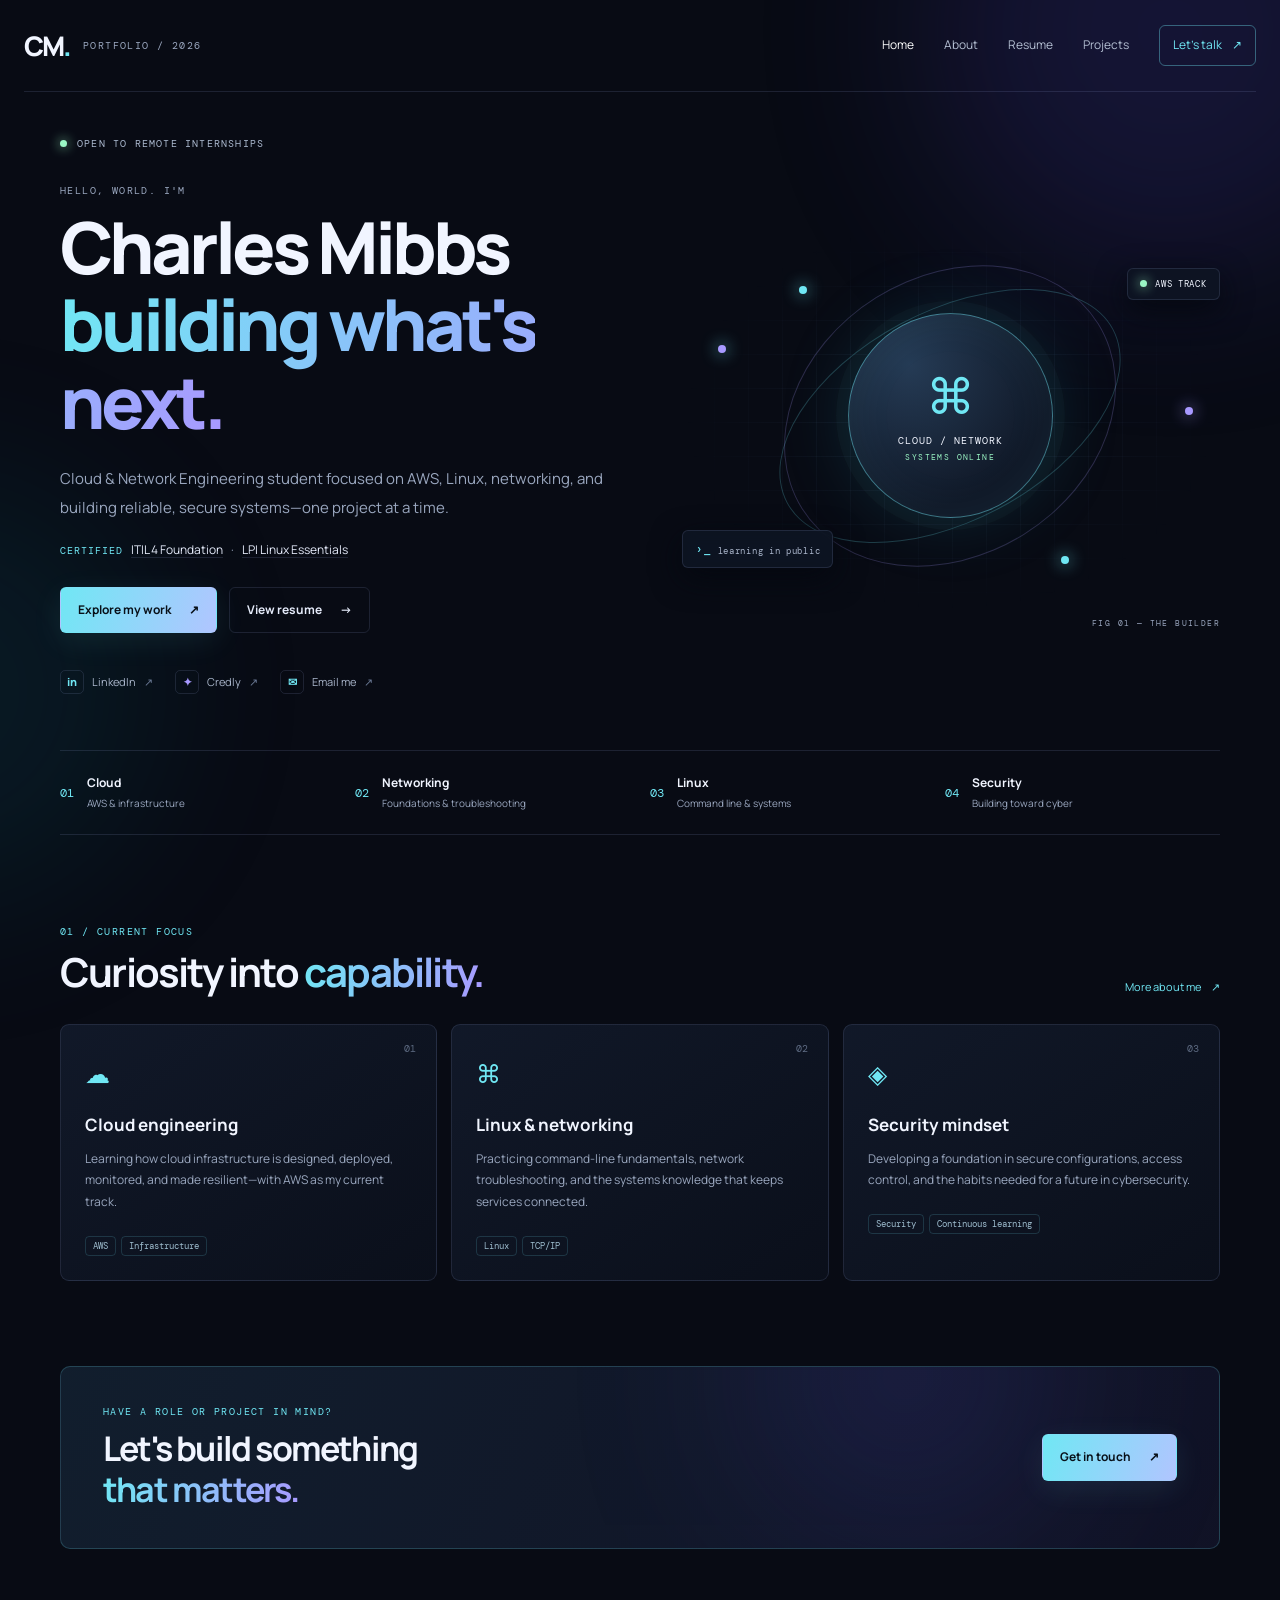
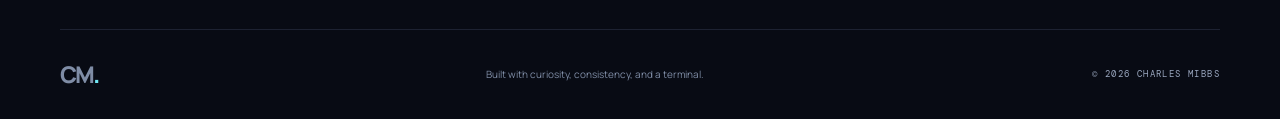
<file: index.html>
<!doctype html>
<html lang="en">
<head>
  <meta charset="utf-8">
  <meta name="viewport" content="width=device-width, initial-scale=1">
  <meta name="description" content="Personal portfolio of a Cloud and Network Engineering student focused on AWS, Linux, networking, and cybersecurity.">
  <title>Charles Mibbs | Cloud & Network Engineering</title>
  <link rel="preconnect" href="https://fonts.googleapis.com">
  <link rel="preconnect" href="https://fonts.gstatic.com" crossorigin>
  <link href="https://fonts.googleapis.com/css2?family=DM+Mono:wght@400;500&family=Manrope:wght@400;500;600;700;800&display=swap" rel="stylesheet">
  <link rel="stylesheet" href="styles.css">
  <script src="config.js" defer></script>
  <script src="script.js" defer></script>
</head>
<body>
  <div class="ambient ambient-one"></div><div class="ambient ambient-two"></div>
  <header class="site-header">
    <a class="brand" href="index.html" aria-label="Home"><span class="brand-mark">CM<span>.</span></span><span class="brand-caption">PORTFOLIO / 2026</span></a>
    <button class="menu-toggle" aria-label="Open navigation" aria-expanded="false">☰</button>
    <nav class="nav-links" aria-label="Main navigation">
      <a class="active" href="index.html">Home</a><a href="about.html">About</a><a href="resume.html">Resume</a><a href="portfolio.html">Projects</a>
      <a class="nav-contact" data-email-link href="mailto:mibbsc0311@icloud.com">Let's talk <span>↗</span></a>
    </nav>
  </header>
  <main>
    <section class="hero page-wrap">
      <div class="hero-copy">
        <div class="eyebrow"><span class="status-dot"></span> OPEN TO REMOTE INTERNSHIPS</div>
        <p class="mono hero-kicker">HELLO, WORLD. I'M</p>
        <h1><span data-name>Charles Mibbs</span><br><span class="gradient-text">building what's next.</span></h1>
        <p class="hero-description">Cloud & Network Engineering student focused on AWS, Linux, networking, and building reliable, secure systems—one project at a time.</p>
        <p class="hero-certifications"><span class="mono">CERTIFIED</span> <a href="resume.html#certifications">ITIL 4 Foundation</a><span aria-hidden="true">·</span><a href="resume.html#certifications">LPI Linux Essentials</a></p>
        <div class="hero-actions">
          <a class="button button-primary" href="portfolio.html">Explore my work <span>↗</span></a>
          <a class="button button-quiet" href="resume.html">View resume <span>→</span></a>
        </div>
        <div class="social-row">
          <a data-linkedin href="#" target="_blank" rel="noreferrer"><span class="social-icon">in</span> LinkedIn <span class="external">↗</span></a>
          <a data-credly href="#" target="_blank" rel="noreferrer"><span class="social-icon badge-icon">✦</span> Credly <span class="external">↗</span></a>
          <a data-email-link href="mailto:mibbsc0311@icloud.com"><span class="social-icon">✉</span> Email me <span class="external">↗</span></a>
        </div>
      </div>
      <div class="hero-visual" aria-label="Decorative cloud and network illustration">
        <div class="visual-grid"></div>
        <div class="orbit orbit-a"></div><div class="orbit orbit-b"></div>
        <div class="node node-a"></div><div class="node node-b"></div><div class="node node-c"></div><div class="node node-d"></div>
        <div class="cloud-core"><div class="cloud-symbol">⌘</div><div class="cloud-label">CLOUD / NETWORK</div><div class="cloud-sub">SYSTEMS ONLINE</div></div>
        <div class="floating-chip chip-top"><span class="chip-dot"></span> AWS TRACK</div>
        <div class="floating-chip chip-bottom"><span class="chip-prompt">›_</span> learning in public</div>
        <div class="visual-index mono">FIG 01 — THE BUILDER</div>
      </div>
    </section>
    <section class="page-wrap proof-strip">
      <div><span class="proof-number">01</span><span><strong>Cloud</strong><small>AWS & infrastructure</small></span></div>
      <div><span class="proof-number">02</span><span><strong>Networking</strong><small>Foundations & troubleshooting</small></span></div>
      <div><span class="proof-number">03</span><span><strong>Linux</strong><small>Command line & systems</small></span></div>
      <div><span class="proof-number">04</span><span><strong>Security</strong><small>Building toward cyber</small></span></div>
    </section>
    <section class="page-wrap section-block">
      <div class="section-heading"><div><p class="mono section-label">01 / CURRENT FOCUS</p><h2>Curiosity into <span class="gradient-text">capability.</span></h2></div><a class="text-link" href="about.html">More about me <span>↗</span></a></div>
      <div class="focus-grid">
        <article class="focus-card"><div class="card-number">01</div><div class="card-icon">☁</div><h3>Cloud engineering</h3><p>Learning how cloud infrastructure is designed, deployed, monitored, and made resilient—with AWS as my current track.</p><span class="tag">AWS</span><span class="tag">Infrastructure</span></article>
        <article class="focus-card"><div class="card-number">02</div><div class="card-icon">⌘</div><h3>Linux & networking</h3><p>Practicing command-line fundamentals, network troubleshooting, and the systems knowledge that keeps services connected.</p><span class="tag">Linux</span><span class="tag">TCP/IP</span></article>
        <article class="focus-card"><div class="card-number">03</div><div class="card-icon">◈</div><h3>Security mindset</h3><p>Developing a foundation in secure configurations, access control, and the habits needed for a future in cybersecurity.</p><span class="tag">Security</span><span class="tag">Continuous learning</span></article>
      </div>
    </section>
    <section class="page-wrap callout">
      <div><p class="mono section-label">HAVE A ROLE OR PROJECT IN MIND?</p><h2>Let's build something<br><span class="gradient-text">that matters.</span></h2></div>
      <a class="button button-primary" data-email-link href="mailto:mibbsc0311@icloud.com">Get in touch <span>↗</span></a>
      <div class="callout-glow"></div>
    </section>
  </main>
  <footer class="site-footer page-wrap"><a class="footer-brand" href="index.html">CM<span>.</span></a><span>Built with curiosity, consistency, and a terminal.</span><span class="mono">© <span data-year></span> CHARLES MIBBS</span></footer>
</body>
</html>
</file>
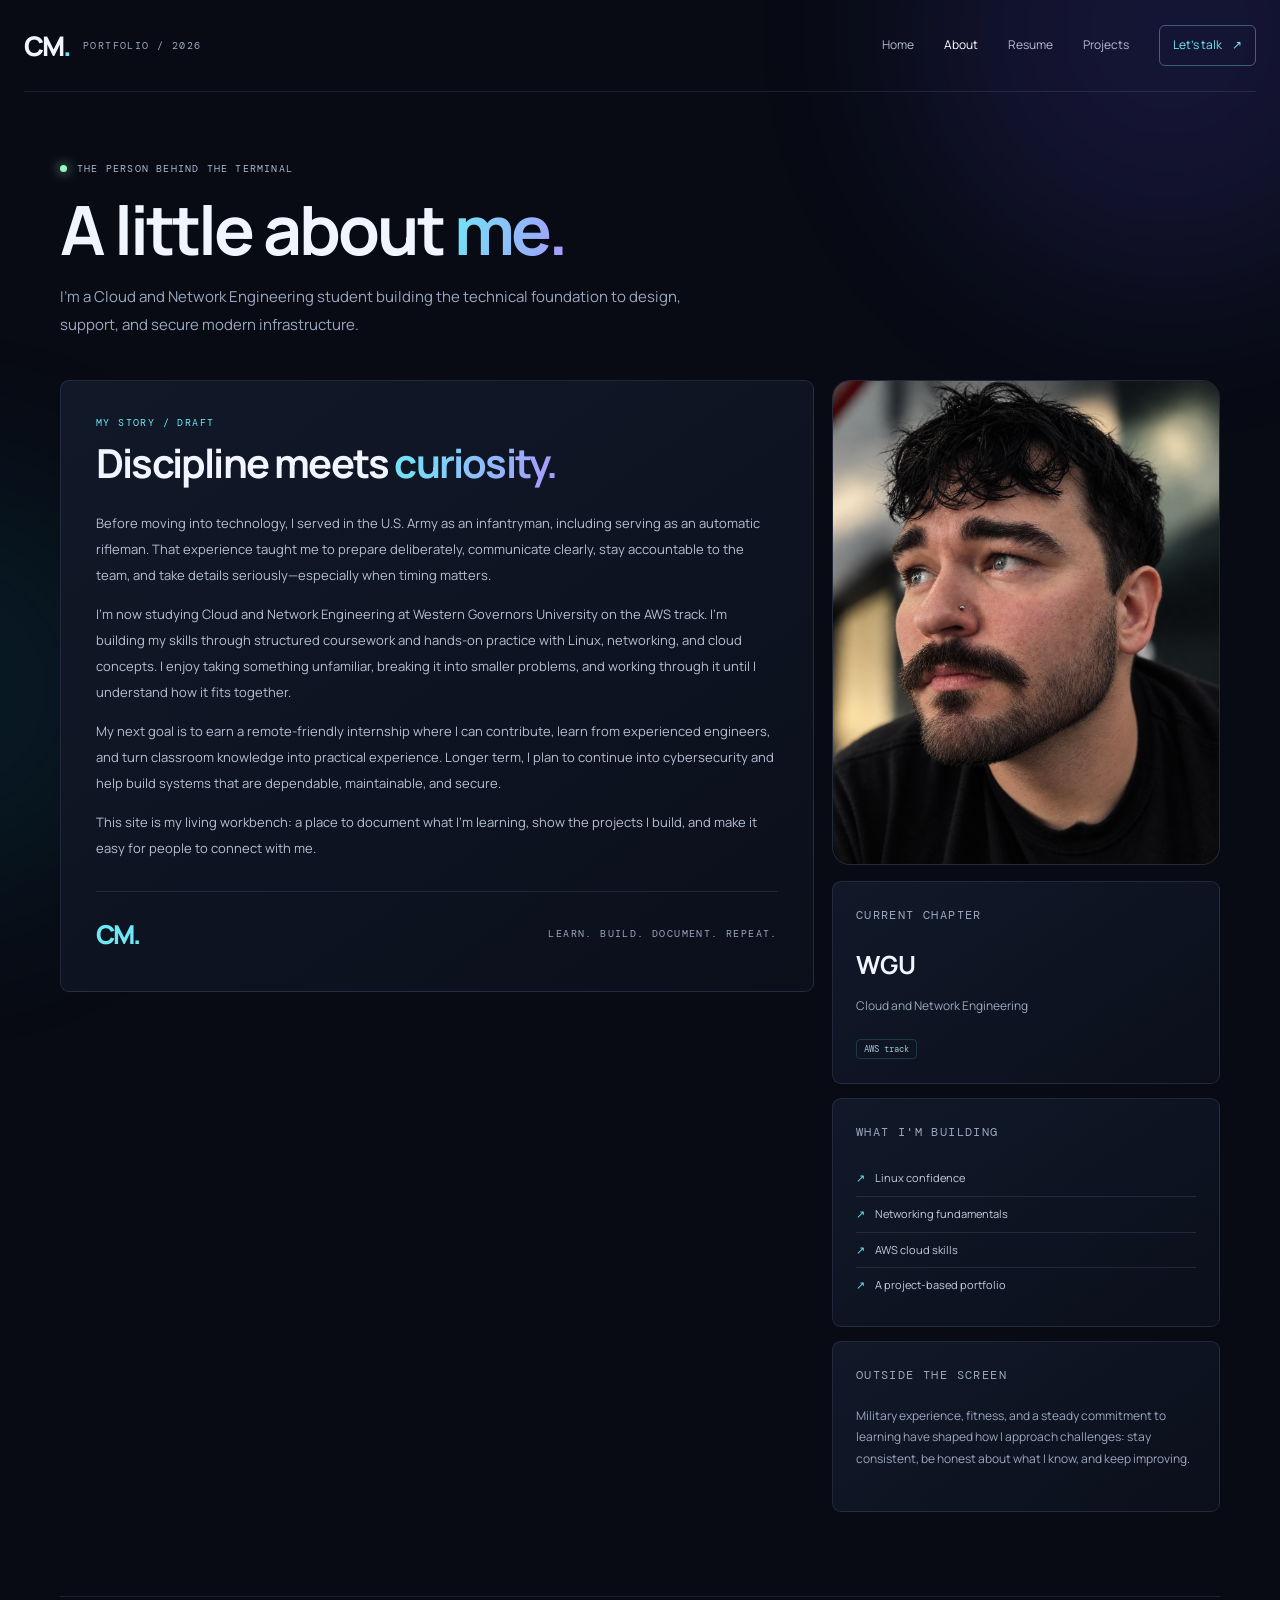
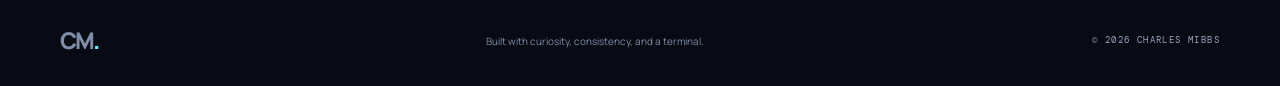
<file: about.html>
<!doctype html>
<html lang="en">
<head>
  <meta charset="utf-8"><meta name="viewport" content="width=device-width, initial-scale=1">
  <meta name="description" content="About the person behind the portfolio.">
  <title>About | Charles Mibbs</title>
  <link rel="preconnect" href="https://fonts.googleapis.com"><link rel="preconnect" href="https://fonts.gstatic.com" crossorigin>
  <link href="https://fonts.googleapis.com/css2?family=DM+Mono:wght@400;500&family=Manrope:wght@400;500;600;700;800&display=swap" rel="stylesheet">
  <link rel="stylesheet" href="styles.css"><script src="config.js" defer></script><script src="script.js" defer></script>
</head>
<body>
  <div class="ambient ambient-one"></div><div class="ambient ambient-two"></div>
  <header class="site-header"><a class="brand" href="index.html"><span class="brand-mark">CM<span>.</span></span><span class="brand-caption">PORTFOLIO / 2026</span></a><button class="menu-toggle" aria-label="Open navigation" aria-expanded="false">☰</button><nav class="nav-links"><a href="index.html">Home</a><a class="active" href="about.html">About</a><a href="resume.html">Resume</a><a href="portfolio.html">Projects</a><a class="nav-contact" data-email-link href="mailto:mibbsc0311@icloud.com">Let's talk <span>↗</span></a></nav></header>
  <main class="page-wrap inner-page">
    <div class="eyebrow"><span class="status-dot"></span> THE PERSON BEHIND THE TERMINAL</div>
    <h1 class="page-title">A little about <span class="gradient-text">me.</span></h1>
    <p class="page-lede">I’m a Cloud and Network Engineering student building the technical foundation to design, support, and secure modern infrastructure.</p>
    <div class="about-layout">
      <section class="about-main panel">
        <p class="mono section-label">MY STORY / DRAFT</p>
        <h2>Discipline meets <span class="gradient-text">curiosity.</span></h2>
        <p>Before moving into technology, I served in the U.S. Army as an infantryman, including serving as an automatic rifleman. That experience taught me to prepare deliberately, communicate clearly, stay accountable to the team, and take details seriously—especially when timing matters.</p>
        <p>I’m now studying Cloud and Network Engineering at Western Governors University on the AWS track. I’m building my skills through structured coursework and hands-on practice with Linux, networking, and cloud concepts. I enjoy taking something unfamiliar, breaking it into smaller problems, and working through it until I understand how it fits together.</p>
        <p>My next goal is to earn a remote-friendly internship where I can contribute, learn from experienced engineers, and turn classroom knowledge into practical experience. Longer term, I plan to continue into cybersecurity and help build systems that are dependable, maintainable, and secure.</p>
        <p>This site is my living workbench: a place to document what I’m learning, show the projects I build, and make it easy for people to connect with me.</p>
        <div class="signature-line"><span class="signature-mark">CM.</span><span class="mono">LEARN. BUILD. DOCUMENT. REPEAT.</span></div>
      </section>
      <aside class="about-side">
        <div class="about-photo-card"><img class="about-headshot" src="charles-mibbs-headshot.png" alt="Headshot of Charles Mibbs"></div>
        <div class="side-card"><p class="mono section-label">CURRENT CHAPTER</p><h3>WGU</h3><p>Cloud and Network Engineering</p><span class="tag">AWS track</span></div>
        <div class="side-card"><p class="mono section-label">WHAT I'M BUILDING</p><ul class="clean-list"><li><span>↗</span> Linux confidence</li><li><span>↗</span> Networking fundamentals</li><li><span>↗</span> AWS cloud skills</li><li><span>↗</span> A project-based portfolio</li></ul></div>
        <div class="side-card"><p class="mono section-label">OUTSIDE THE SCREEN</p><p>Military experience, fitness, and a steady commitment to learning have shaped how I approach challenges: stay consistent, be honest about what I know, and keep improving.</p></div>
      </aside>
    </div>
</main>
  <footer class="site-footer page-wrap"><a class="footer-brand" href="index.html">CM<span>.</span></a><span>Built with curiosity, consistency, and a terminal.</span><span class="mono">© <span data-year></span> CHARLES MIBBS</span></footer>
</body>
</html>
</file>
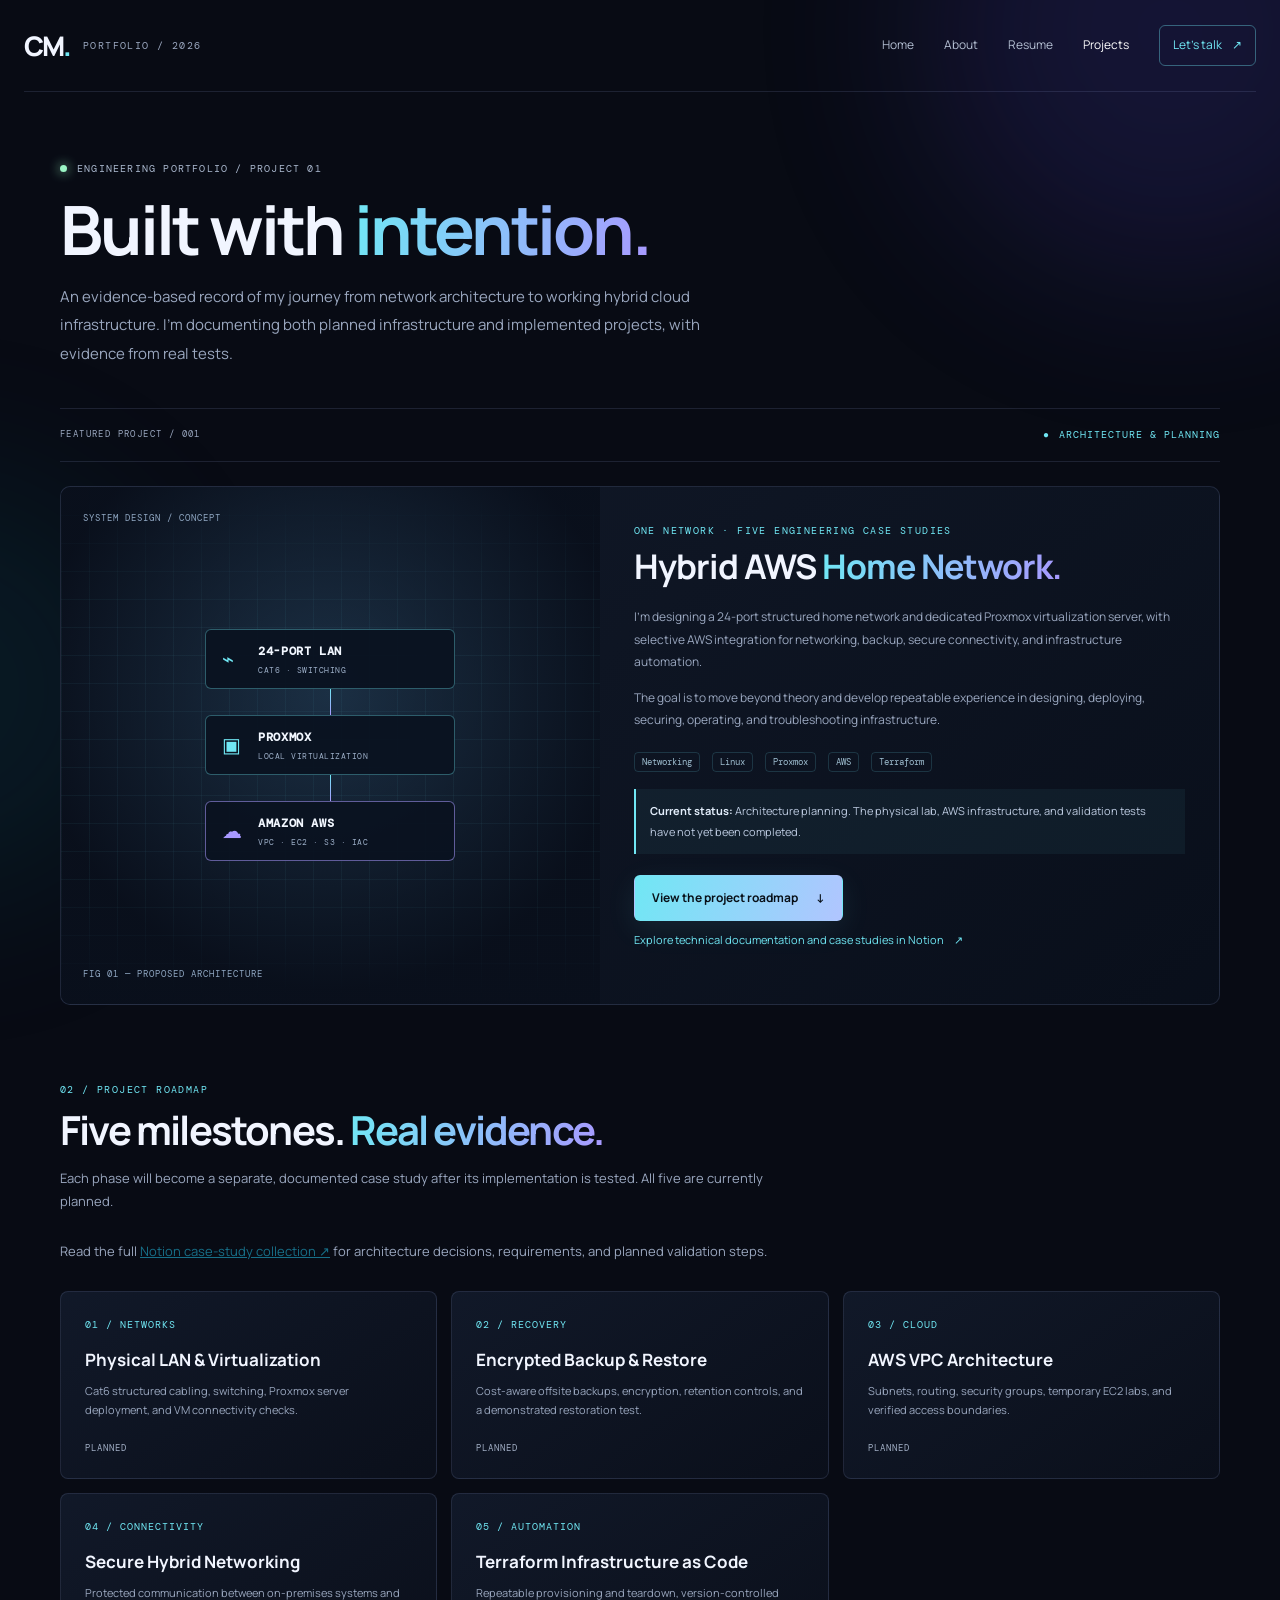
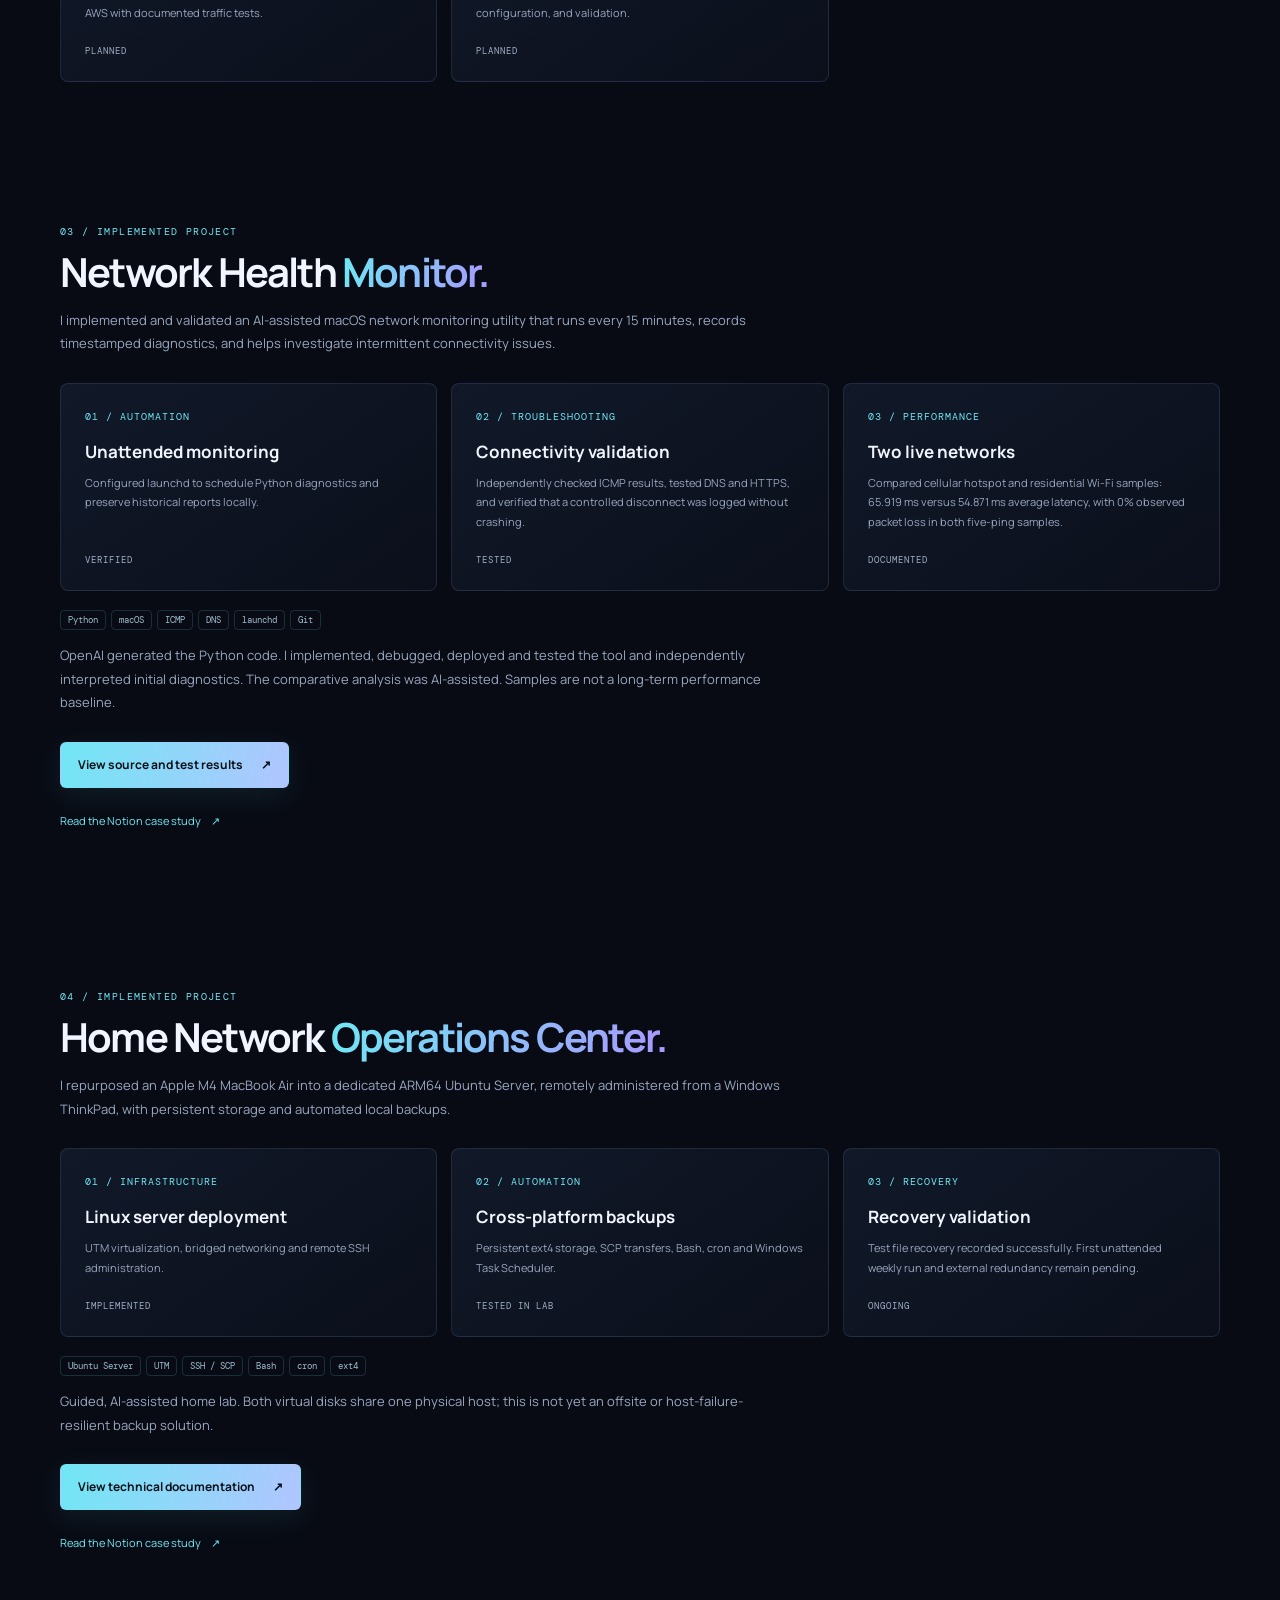
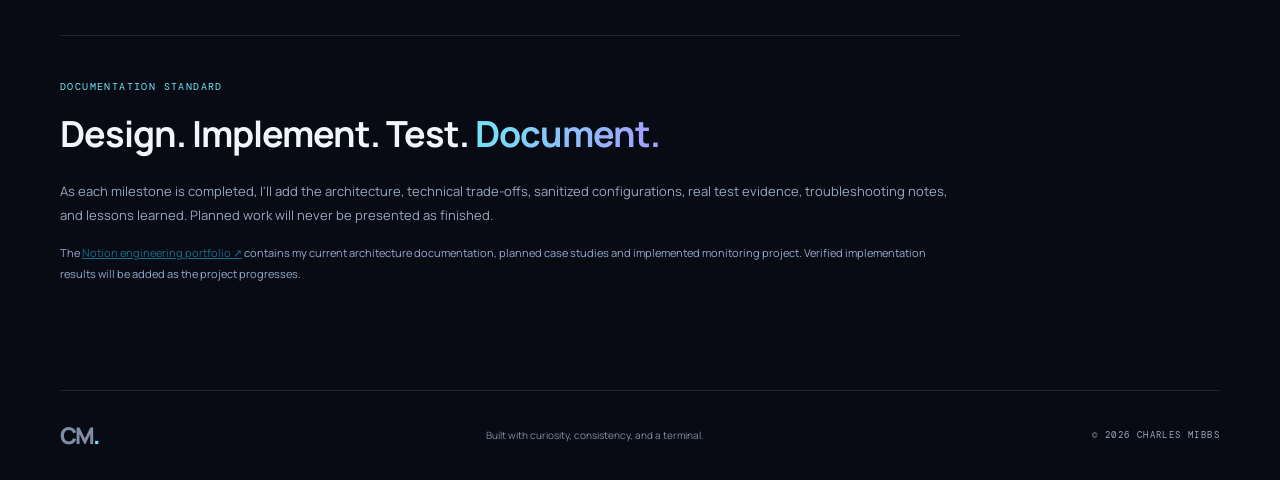
<file: portfolio.html>
<!doctype html>
<html lang="en">
<head>
  <meta charset="utf-8"><meta name="viewport" content="width=device-width, initial-scale=1">
  <meta name="description" content="Cloud and network engineering portfolio: planned hybrid AWS infrastructure and a tested macOS Network Health Monitor.">
  <title>Projects | Charles Mibbs</title>
  <link rel="preconnect" href="https://fonts.googleapis.com"><link rel="preconnect" href="https://fonts.gstatic.com" crossorigin>
  <link href="https://fonts.googleapis.com/css2?family=DM+Mono:wght@400;500&family=Manrope:wght@400;500;600;700;800&display=swap" rel="stylesheet">
  <link rel="stylesheet" href="styles.css"><script src="config.js" defer></script><script src="script.js" defer></script>
</head>
<body>
  <div class="ambient ambient-one"></div><div class="ambient ambient-two"></div>
  <header class="site-header"><a class="brand" href="index.html"><span class="brand-mark">CM<span>.</span></span><span class="brand-caption">PORTFOLIO / 2026</span></a><button class="menu-toggle" aria-label="Open navigation" aria-expanded="false">☰</button><nav class="nav-links"><a href="index.html">Home</a><a href="about.html">About</a><a href="resume.html">Resume</a><a class="active" href="portfolio.html">Projects</a><a class="nav-contact" data-email-link href="mailto:mibbsc0311@icloud.com">Let's talk <span>↗</span></a></nav></header>
  <main class="page-wrap inner-page engineering-portfolio">
    <div class="eyebrow"><span class="status-dot"></span> ENGINEERING PORTFOLIO / PROJECT 01</div>
    <h1 class="page-title">Built with <span class="gradient-text">intention.</span></h1>
    <p class="page-lede">An evidence-based record of my journey from network architecture to working hybrid cloud infrastructure. I'm documenting both planned infrastructure and implemented projects, with evidence from real tests.</p>
    <div class="portfolio-toolbar"><span class="mono">FEATURED PROJECT / 001</span><span class="project-stage"><span aria-hidden="true">●</span> ARCHITECTURE &amp; PLANNING</span></div>

    <section class="hybrid-feature" id="project-overview" aria-labelledby="hybrid-title">
      <div class="hybrid-visual" aria-hidden="true">
        <div class="hybrid-grid-lines"></div>
        <span class="hybrid-visual-kicker mono">SYSTEM DESIGN / CONCEPT</span>
        <div class="hybrid-topology">
          <div class="hybrid-node"><span class="hybrid-node-mark">⌁</span><strong>24-PORT LAN</strong><small>CAT6 · SWITCHING</small></div>
          <span class="hybrid-connector"></span>
          <div class="hybrid-node"><span class="hybrid-node-mark">▣</span><strong>PROXMOX</strong><small>LOCAL VIRTUALIZATION</small></div>
          <span class="hybrid-connector"></span>
          <div class="hybrid-node hybrid-node-cloud"><span class="hybrid-node-mark">☁</span><strong>AMAZON AWS</strong><small>VPC · EC2 · S3 · IAC</small></div>
        </div>
        <span class="hybrid-visual-index mono">FIG 01 — PROPOSED ARCHITECTURE</span>
      </div>
      <div class="hybrid-details">
        <p class="mono section-label">ONE NETWORK · FIVE ENGINEERING CASE STUDIES</p>
        <h2 id="hybrid-title">Hybrid AWS <span class="gradient-text">Home Network.</span></h2>
        <p>I'm designing a 24-port structured home network and dedicated Proxmox virtualization server, with selective AWS integration for networking, backup, secure connectivity, and infrastructure automation.</p>
        <p>The goal is to move beyond theory and develop repeatable experience in designing, deploying, securing, operating, and troubleshooting infrastructure.</p>
        <div class="tag-row"><span class="tag">Networking</span><span class="tag">Linux</span><span class="tag">Proxmox</span><span class="tag">AWS</span><span class="tag">Terraform</span></div>
        <p class="hybrid-disclosure"><strong>Current status:</strong> Architecture planning. The physical lab, AWS infrastructure, and validation tests have not yet been completed.</p>
        <a class="button button-primary" href="#roadmap">View the project roadmap <span>↓</span></a>
        <p class="hybrid-notion-link"><a class="project-link" data-notion href="https://gabby-guppy-36a.notion.site/PORTFOLIO-Professional-Work-405cf3881a8681aab0b5eea245c49398" target="_blank" rel="noopener noreferrer">Explore technical documentation and case studies in Notion <span>↗</span></a></p>
      </div>
    </section>

    <section class="roadmap-section" id="roadmap" aria-labelledby="roadmap-title">
      <div class="section-heading"><div><p class="mono section-label">02 / PROJECT ROADMAP</p><h2 id="roadmap-title">Five milestones. <span class="gradient-text">Real evidence.</span></h2></div></div>
      <p class="roadmap-lede">Each phase will become a separate, documented case study after its implementation is tested. All five are currently planned.</p>
      <p class="roadmap-lede">Read the full <a class="inline-link" data-notion href="https://gabby-guppy-36a.notion.site/PORTFOLIO-Professional-Work-405cf3881a8681aab0b5eea245c49398" target="_blank" rel="noopener noreferrer">Notion case-study collection ↗</a> for architecture decisions, requirements, and planned validation steps.</p>
      <div class="phase-grid">
        <article class="phase-card"><span class="mono phase-id">01 / NETWORKS</span><h3>Physical LAN &amp; Virtualization</h3><p>Cat6 structured cabling, switching, Proxmox server deployment, and VM connectivity checks.</p><span class="phase-state">PLANNED</span></article>
        <article class="phase-card"><span class="mono phase-id">02 / RECOVERY</span><h3>Encrypted Backup &amp; Restore</h3><p>Cost-aware offsite backups, encryption, retention controls, and a demonstrated restoration test.</p><span class="phase-state">PLANNED</span></article>
        <article class="phase-card"><span class="mono phase-id">03 / CLOUD</span><h3>AWS VPC Architecture</h3><p>Subnets, routing, security groups, temporary EC2 labs, and verified access boundaries.</p><span class="phase-state">PLANNED</span></article>
        <article class="phase-card"><span class="mono phase-id">04 / CONNECTIVITY</span><h3>Secure Hybrid Networking</h3><p>Protected communication between on-premises systems and AWS with documented traffic tests.</p><span class="phase-state">PLANNED</span></article>
        <article class="phase-card"><span class="mono phase-id">05 / AUTOMATION</span><h3>Terraform Infrastructure as Code</h3><p>Repeatable provisioning and teardown, version-controlled configuration, and validation.</p><span class="phase-state">PLANNED</span></article>
      </div>
    </section>

    <section class="roadmap-section" id="network-health-monitor" aria-labelledby="monitor-title">
      <div class="section-heading"><div><p class="mono section-label">03 / IMPLEMENTED PROJECT</p><h2 id="monitor-title">Network Health <span class="gradient-text">Monitor.</span></h2></div></div>
      <p class="roadmap-lede">I implemented and validated an AI-assisted macOS network monitoring utility that runs every 15 minutes, records timestamped diagnostics, and helps investigate intermittent connectivity issues.</p>
      <div class="phase-grid">
        <article class="phase-card"><span class="mono phase-id">01 / AUTOMATION</span><h3>Unattended monitoring</h3><p>Configured launchd to schedule Python diagnostics and preserve historical reports locally.</p><span class="phase-state">VERIFIED</span></article>
        <article class="phase-card"><span class="mono phase-id">02 / TROUBLESHOOTING</span><h3>Connectivity validation</h3><p>Independently checked ICMP results, tested DNS and HTTPS, and verified that a controlled disconnect was logged without crashing.</p><span class="phase-state">TESTED</span></article>
        <article class="phase-card"><span class="mono phase-id">03 / PERFORMANCE</span><h3>Two live networks</h3><p>Compared cellular hotspot and residential Wi-Fi samples: 65.919 ms versus 54.871 ms average latency, with 0% observed packet loss in both five-ping samples.</p><span class="phase-state">DOCUMENTED</span></article>
      </div>
      <div class="tag-row"><span class="tag">Python</span><span class="tag">macOS</span><span class="tag">ICMP</span><span class="tag">DNS</span><span class="tag">launchd</span><span class="tag">Git</span></div>
      <p class="roadmap-lede">OpenAI generated the Python code. I implemented, debugged, deployed and tested the tool and independently interpreted initial diagnostics. The comparative analysis was AI-assisted. Samples are not a long-term performance baseline.</p>
      <p><a class="button button-primary" href="https://github.com/mibbsc/network-health-monitor" target="_blank" rel="noopener noreferrer">View source and test results <span>↗</span></a></p>
      <p><a class="project-link" href="https://app.notion.com/p/424cf3881a8681c99c29c8340ca18c00?pvs=204" target="_blank" rel="noopener noreferrer">Read the Notion case study <span>↗</span></a></p>
    </section>

    <section class="roadmap-section" id="home-network-operations-center" aria-labelledby="hnoc-title">
      <div class="section-heading"><div><p class="mono section-label">04 / IMPLEMENTED PROJECT</p><h2 id="hnoc-title">Home Network <span class="gradient-text">Operations Center.</span></h2></div></div>
      <p class="roadmap-lede">I repurposed an Apple M4 MacBook Air into a dedicated ARM64 Ubuntu Server, remotely administered from a Windows ThinkPad, with persistent storage and automated local backups.</p>
      <div class="phase-grid">
        <article class="phase-card"><span class="mono phase-id">01 / INFRASTRUCTURE</span><h3>Linux server deployment</h3><p>UTM virtualization, bridged networking and remote SSH administration.</p><span class="phase-state">IMPLEMENTED</span></article>
        <article class="phase-card"><span class="mono phase-id">02 / AUTOMATION</span><h3>Cross-platform backups</h3><p>Persistent ext4 storage, SCP transfers, Bash, cron and Windows Task Scheduler.</p><span class="phase-state">TESTED IN LAB</span></article>
        <article class="phase-card"><span class="mono phase-id">03 / RECOVERY</span><h3>Recovery validation</h3><p>Test file recovery recorded successfully. First unattended weekly run and external redundancy remain pending.</p><span class="phase-state">ONGOING</span></article>
      </div>
      <div class="tag-row"><span class="tag">Ubuntu Server</span><span class="tag">UTM</span><span class="tag">SSH / SCP</span><span class="tag">Bash</span><span class="tag">cron</span><span class="tag">ext4</span></div>
      <p class="roadmap-lede">Guided, AI-assisted home lab. Both virtual disks share one physical host; this is not yet an offsite or host-failure-resilient backup solution.</p>
      <p><a class="button button-primary" href="https://github.com/mibbsc/Charles-site/tree/main/docs/home-network-operations-center" target="_blank" rel="noopener noreferrer">View technical documentation <span>↗</span></a></p>
      <p><a class="project-link" href="https://app.notion.com/p/426cf3881a8681b3a45deb2f8187c867?pvs=204" target="_blank" rel="noopener noreferrer">Read the Notion case study <span>↗</span></a></p>
    </section>

    <section class="portfolio-outro" aria-label="Documentation standard">
      <p class="mono section-label">DOCUMENTATION STANDARD</p>
      <h2>Design. Implement. Test. <span class="gradient-text">Document.</span></h2>
      <p>As each milestone is completed, I'll add the architecture, technical trade-offs, sanitized configurations, real test evidence, troubleshooting notes, and lessons learned. Planned work will never be presented as finished.</p>
      <p class="portfolio-outro-footnote">The <a class="inline-link" data-notion href="https://gabby-guppy-36a.notion.site/PORTFOLIO-Professional-Work-405cf3881a8681aab0b5eea245c49398" target="_blank" rel="noopener noreferrer">Notion engineering portfolio ↗</a> contains my current architecture documentation, planned case studies and implemented monitoring project. Verified implementation results will be added as the project progresses.</p>
    </section>
  </main>
  <footer class="site-footer page-wrap"><a class="footer-brand" href="index.html">CM<span>.</span></a><span>Built with curiosity, consistency, and a terminal.</span><span class="mono">© <span data-year></span> CHARLES MIBBS</span></footer>
</body>
</html>
</file>
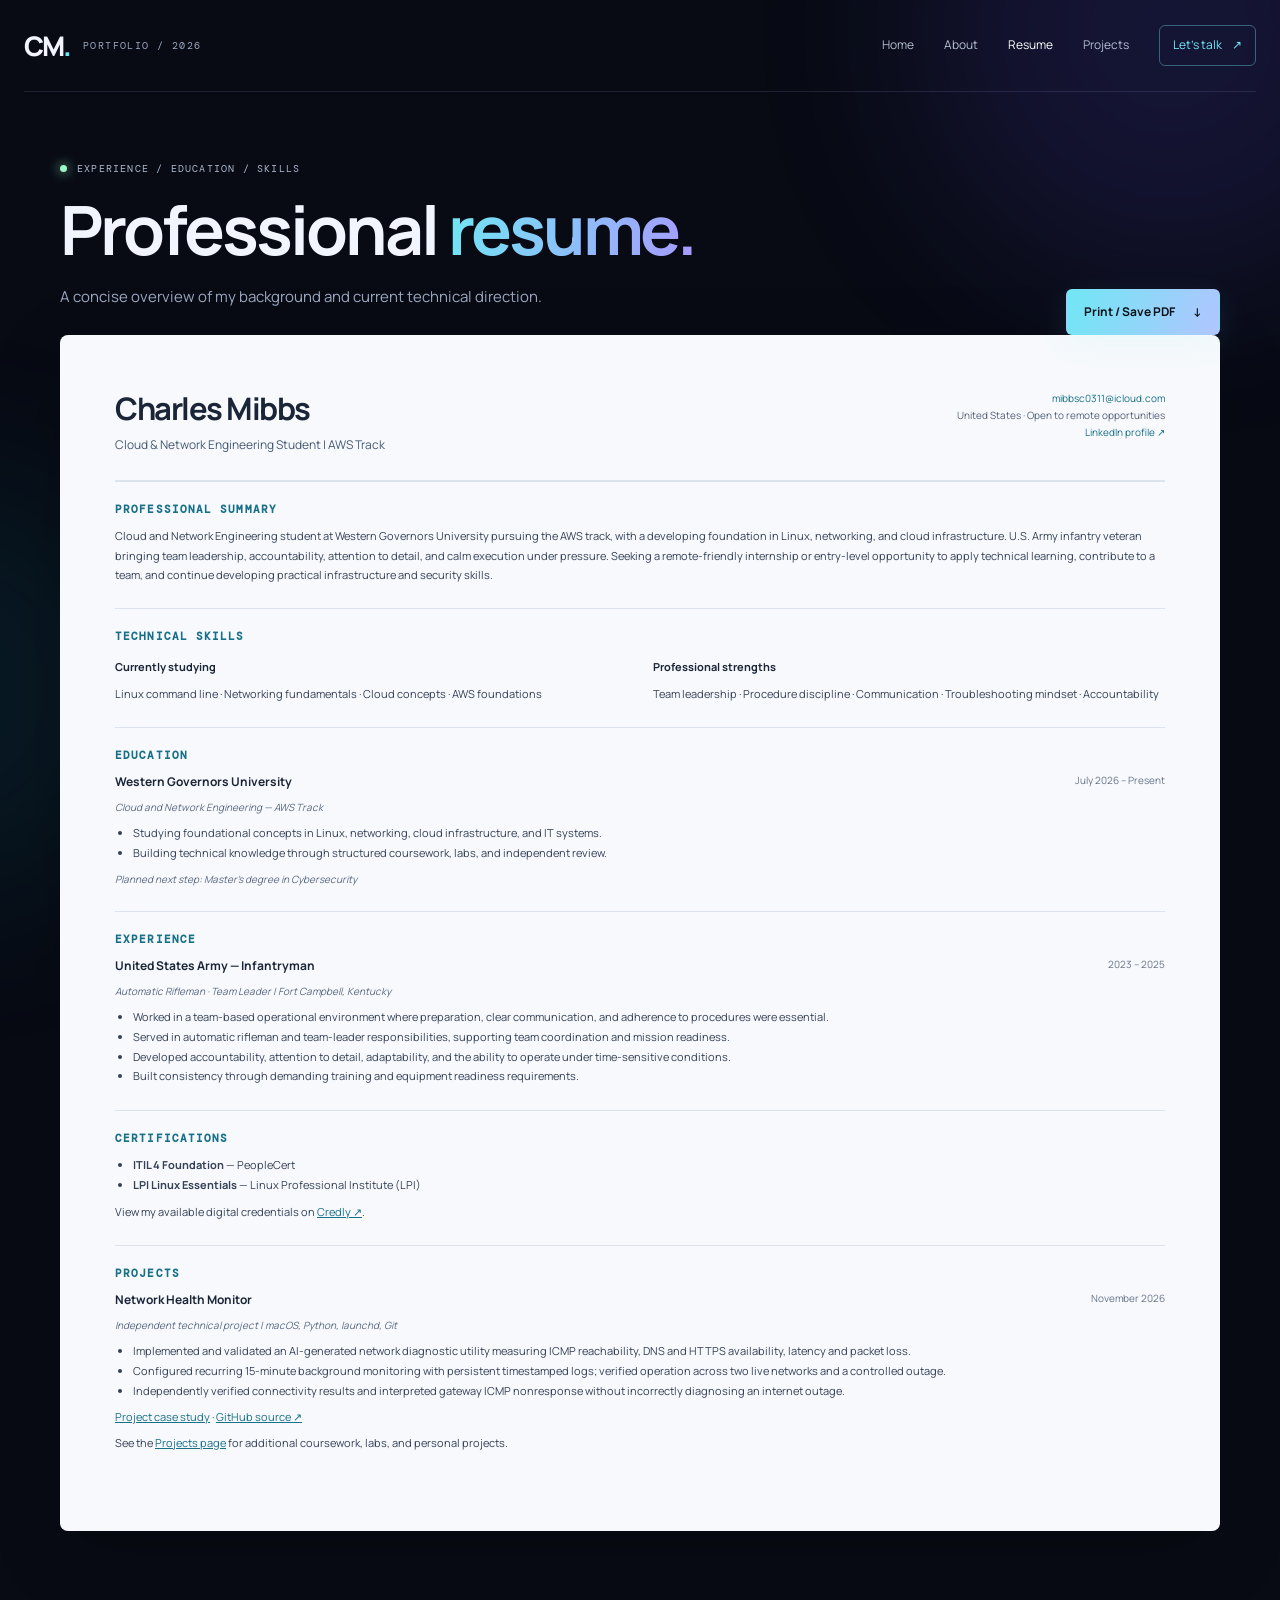
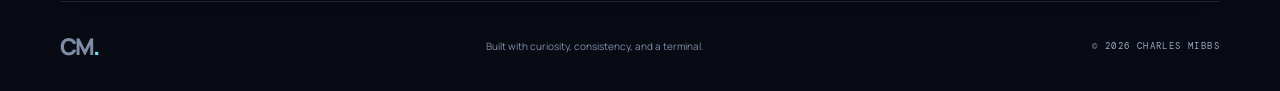
<file: resume.html>
<!doctype html>
<html lang="en">
<head>
  <meta charset="utf-8"><meta name="viewport" content="width=device-width, initial-scale=1">
  <meta name="description" content="Professional resume of a Cloud and Network Engineering student.">
  <title>Resume | Charles Mibbs</title>
  <link rel="preconnect" href="https://fonts.googleapis.com"><link rel="preconnect" href="https://fonts.gstatic.com" crossorigin>
  <link href="https://fonts.googleapis.com/css2?family=DM+Mono:wght@400;500&family=Manrope:wght@400;500;600;700;800&display=swap" rel="stylesheet">
  <link rel="stylesheet" href="styles.css"><script src="config.js" defer></script><script src="script.js" defer></script>
</head>
<body>
  <div class="ambient ambient-one"></div><div class="ambient ambient-two"></div>
  <header class="site-header"><a class="brand" href="index.html"><span class="brand-mark">CM<span>.</span></span><span class="brand-caption">PORTFOLIO / 2026</span></a><button class="menu-toggle" aria-label="Open navigation" aria-expanded="false">☰</button><nav class="nav-links"><a href="index.html">Home</a><a href="about.html">About</a><a class="active" href="resume.html">Resume</a><a href="portfolio.html">Projects</a><a class="nav-contact" data-email-link href="mailto:mibbsc0311@icloud.com">Let's talk <span>↗</span></a></nav></header>
  <main class="page-wrap inner-page">
    <div class="resume-top"><div><div class="eyebrow"><span class="status-dot"></span> EXPERIENCE / EDUCATION / SKILLS</div><h1 class="page-title">Professional <span class="gradient-text">resume.</span></h1><p class="page-lede">A concise overview of my background and current technical direction.</p></div><button class="button button-primary no-print" onclick="window.print()">Print / Save PDF <span>↓</span></button></div>
    <article class="resume-sheet">
      <div class="resume-header"><div><h2 data-name>Charles Mibbs</h2><p class="resume-role">Cloud & Network Engineering Student | AWS Track</p></div><div class="resume-contact"><a data-email-link href="mailto:mibbsc0311@icloud.com">mibbsc0311@icloud.com</a><span>United States · Open to remote opportunities</span><a data-linkedin href="#" target="_blank" rel="noreferrer">LinkedIn profile ↗</a></div></div>
      <section class="resume-section"><h3>Professional Summary</h3><p>Cloud and Network Engineering student at Western Governors University pursuing the AWS track, with a developing foundation in Linux, networking, and cloud infrastructure. U.S. Army infantry veteran bringing team leadership, accountability, attention to detail, and calm execution under pressure. Seeking a remote-friendly internship or entry-level opportunity to apply technical learning, contribute to a team, and continue developing practical infrastructure and security skills.</p></section>
      <section class="resume-section"><h3>Technical Skills</h3><div class="skill-columns"><div><strong>Currently studying</strong><p>Linux command line · Networking fundamentals · Cloud concepts · AWS foundations</p></div><div><strong>Professional strengths</strong><p>Team leadership · Procedure discipline · Communication · Troubleshooting mindset · Accountability</p></div></div></section>
      <section class="resume-section"><h3>Education</h3><div class="resume-entry"><div class="entry-heading"><strong>Western Governors University</strong><span>July 2026 – Present</span></div><p class="entry-subtitle">Cloud and Network Engineering — AWS Track</p><ul><li>Studying foundational concepts in Linux, networking, cloud infrastructure, and IT systems.</li><li>Building technical knowledge through structured coursework, labs, and independent review.</li></ul><p class="entry-subtitle">Planned next step: Master's degree in Cybersecurity</p></div></section>
      <section class="resume-section"><h3>Experience</h3><div class="resume-entry"><div class="entry-heading"><strong>United States Army — Infantryman</strong><span>2023 – 2025</span></div><p class="entry-subtitle">Automatic Rifleman · Team Leader | Fort Campbell, Kentucky</p><ul><li>Worked in a team-based operational environment where preparation, clear communication, and adherence to procedures were essential.</li><li>Served in automatic rifleman and team-leader responsibilities, supporting team coordination and mission readiness.</li><li>Developed accountability, attention to detail, adaptability, and the ability to operate under time-sensitive conditions.</li><li>Built consistency through demanding training and equipment readiness requirements.</li></ul></div></section>
      <section class="resume-section" id="certifications"><h3>Certifications</h3><ul><li><strong>ITIL 4 Foundation</strong> — PeopleCert</li><li><strong>LPI Linux Essentials</strong> — Linux Professional Institute (LPI)</li></ul><p>View my available digital credentials on <a class="inline-link" data-credly href="#" target="_blank" rel="noreferrer">Credly ↗</a>.</p></section>
      <section class="resume-section"><h3>Projects</h3><div class="resume-entry"><div class="entry-heading"><strong>Network Health Monitor</strong><span>November 2026</span></div><p class="entry-subtitle">Independent technical project | macOS, Python, launchd, Git</p><ul><li>Implemented and validated an AI-generated network diagnostic utility measuring ICMP reachability, DNS and HTTPS availability, latency and packet loss.</li><li>Configured recurring 15-minute background monitoring with persistent timestamped logs; verified operation across two live networks and a controlled outage.</li><li>Independently verified connectivity results and interpreted gateway ICMP nonresponse without incorrectly diagnosing an internet outage.</li></ul><p><a class="inline-link" href="portfolio.html#network-health-monitor">Project case study</a> · <a class="inline-link" href="https://github.com/mibbsc/network-health-monitor" target="_blank" rel="noopener noreferrer">GitHub source ↗</a></p></div><p>See the <a class="inline-link" href="portfolio.html">Projects page</a> for additional coursework, labs, and personal projects.</p></section>
    </article>
</main>
  <footer class="site-footer page-wrap"><a class="footer-brand" href="index.html">CM<span>.</span></a><span>Built with curiosity, consistency, and a terminal.</span><span class="mono">© <span data-year></span> CHARLES MIBBS</span></footer>
</body>
</html>
</file>
<file: styles.css>
/* Portfolio starter — responsive, accessible, no build step required. */
:root{--bg:#080b14;--panel:#101522;--panel-2:#121a2a;--line:rgba(174,194,255,.13);--text:#f1f5ff;--muted:#9aa7bf;--cyan:#70e7f4;--violet:#a899ff;--green:#9bf6c5;--font:"Manrope",sans-serif;--mono:"DM Mono",monospace}
*{box-sizing:border-box}html{scroll-behavior:smooth}body{margin:0;background:var(--bg);color:var(--text);font-family:var(--font);font-size:15px;line-height:1.7;overflow-x:hidden}a{color:inherit;text-decoration:none}button{font:inherit}.ambient{position:fixed;z-index:-2;pointer-events:none;filter:blur(90px);opacity:.18;border-radius:50%}.ambient-one{width:500px;height:500px;background:#5140c6;top:-220px;right:-140px}.ambient-two{width:420px;height:420px;background:#0b879c;bottom:0;left:-270px;opacity:.12}.page-wrap{width:min(1160px,calc(100% - 48px));margin-inline:auto}.site-header{width:min(1280px,calc(100% - 48px));margin:auto;min-height:92px;display:flex;align-items:center;justify-content:space-between;border-bottom:1px solid var(--line);position:relative;z-index:5}.brand{display:flex;align-items:center;gap:13px}.brand-mark,.footer-brand{font-size:27px;font-weight:800;letter-spacing:-2px}.brand-mark span,.footer-brand span{color:var(--cyan)}.brand-caption,.mono{font-family:var(--mono);font-size:10px;letter-spacing:1.4px;color:var(--muted)}.nav-links{display:flex;align-items:center;gap:30px}.nav-links>a{font-size:12px;color:#b4bfd3;transition:color .2s}.nav-links>a:hover,.nav-links>a.active{color:#fff}.nav-links .nav-contact{border:1px solid rgba(112,231,244,.38);border-radius:6px;padding:9px 13px;color:var(--cyan)}.nav-contact span{margin-left:8px}.menu-toggle{display:none;background:none;border:0;color:white;font-size:24px}.hero{min-height:590px;display:grid;grid-template-columns:1.04fr .96fr;align-items:center;gap:36px;padding-top:45px;padding-bottom:56px}.eyebrow{display:flex;align-items:center;gap:10px;font:10px var(--mono);letter-spacing:1.2px;color:#aab8ce}.status-dot,.chip-dot{width:7px;height:7px;border-radius:50%;background:var(--green);box-shadow:0 0 12px #9bf6c5}.hero-kicker{margin:32px 0 10px}.hero h1{font-size:clamp(43px,5.6vw,74px);line-height:1.08;letter-spacing:-4px;margin:0;font-weight:800}.gradient-text{background:linear-gradient(100deg,var(--cyan),var(--violet));color:transparent;background-clip:text;-webkit-background-clip:text}.hero-description,.page-lede{color:var(--muted);font-size:15px;max-width:570px;line-height:1.9;margin:24px 0 28px}.hero-certifications{display:flex;align-items:center;flex-wrap:wrap;gap:8px;margin:-10px 0 26px;font-size:12px;color:var(--muted)}.hero-certifications .mono{font-size:10px;letter-spacing:1px;color:var(--cyan)}.hero-certifications a{color:#e5ebfa;text-decoration:underline;text-decoration-color:var(--line);text-underline-offset:3px}.hero-actions{display:flex;gap:12px;flex-wrap:wrap}.button{display:inline-flex;align-items:center;justify-content:center;gap:18px;padding:12px 17px;border-radius:6px;font-size:12px;font-weight:700;border:1px solid transparent;cursor:pointer;transition:transform .2s,border-color .2s}.button:hover{transform:translateY(-2px)}.button-primary{color:#081018;background:linear-gradient(110deg,var(--cyan),#b1c5ff);box-shadow:0 8px 30px rgba(112,231,244,.09)}.button-quiet{border-color:var(--line);color:#e5ebfa}.social-row{display:flex;flex-wrap:wrap;gap:22px;margin-top:37px}.social-row a{display:flex;align-items:center;gap:8px;font-size:11px;color:#aab6cb}.social-row a:hover{color:var(--cyan)}.social-icon{display:inline-grid;place-items:center;border:1px solid var(--line);border-radius:5px;width:24px;height:24px;color:var(--cyan);font-weight:800}.badge-icon{color:var(--violet)}.external{font-size:11px;color:#697894}.hero-visual{height:440px;position:relative;display:grid;place-items:center;isolation:isolate}.visual-grid{position:absolute;inset:5% 0;background-image:linear-gradient(rgba(125,159,215,.08) 1px,transparent 1px),linear-gradient(90deg,rgba(125,159,215,.08) 1px,transparent 1px);background-size:34px 34px;mask-image:radial-gradient(ellipse,black 15%,transparent 70%);z-index:-1}.orbit{position:absolute;border:1px solid rgba(112,231,244,.22);border-radius:50%;transform:rotate(-28deg)}.orbit-a{width:370px;height:210px}.orbit-b{width:280px;height:350px;transform:rotate(58deg);border-color:rgba(168,153,255,.22)}.cloud-core{width:205px;height:205px;border-radius:50%;display:flex;align-items:center;justify-content:center;flex-direction:column;background:radial-gradient(circle at 30% 25%,#253b55,#101827 70%);border:1px solid rgba(112,231,244,.45);box-shadow:0 0 0 12px rgba(112,231,244,.025),0 0 70px rgba(42,180,207,.17),inset 0 0 50px rgba(112,231,244,.05)}.cloud-symbol{font-size:49px;color:var(--cyan);line-height:1.1}.cloud-label{font:10px var(--mono);letter-spacing:1px;margin-top:12px}.cloud-sub{font:8px var(--mono);letter-spacing:1.4px;color:var(--green);margin-top:5px}.floating-chip{position:absolute;padding:9px 12px;border:1px solid var(--line);background:rgba(14,21,35,.9);backdrop-filter:blur(8px);border-radius:6px;font:9px var(--mono);letter-spacing:.7px;box-shadow:0 10px 30px #050810}.chip-top{top:72px;right:1px;display:flex;align-items:center;gap:8px}.chip-bottom{bottom:68px;left:2px;color:#aab6cb}.chip-prompt{color:var(--cyan);font-size:14px}.node{position:absolute;width:8px;height:8px;border-radius:50%;background:var(--cyan);box-shadow:0 0 16px var(--cyan)}.node-a{top:90px;left:22%}.node-b{top:48%;right:5%;background:var(--violet);box-shadow:0 0 16px var(--violet)}.node-c{bottom:72px;right:28%}.node-d{top:34%;left:7%;background:var(--violet)}.visual-index{position:absolute;right:0;bottom:5px;font-size:8px}.proof-strip{display:grid;grid-template-columns:repeat(4,1fr);border-block:1px solid var(--line);padding:22px 0;gap:20px}.proof-strip>div{display:flex;align-items:center;gap:13px}.proof-number{font:12px var(--mono);color:var(--cyan)}.proof-strip strong,.proof-strip small{display:block}.proof-strip strong{font-size:12px}.proof-strip small{font-size:10px;color:var(--muted);margin-top:2px}.section-block{padding:90px 0 85px}.section-heading{display:flex;align-items:end;justify-content:space-between;gap:20px;margin-bottom:28px}.section-label{font:10px var(--mono);letter-spacing:1.4px;color:var(--cyan);margin:0 0 10px}.section-heading h2,.callout h2,.about-main h2{font-size:clamp(27px,3.4vw,40px);letter-spacing:-1.8px;line-height:1.2;margin:0}.text-link{font-size:11px;color:var(--cyan);white-space:nowrap}.text-link span{margin-left:8px}.focus-grid{display:grid;grid-template-columns:repeat(3,1fr);gap:14px}.focus-card,.side-card,.panel{background:linear-gradient(145deg,rgba(18,26,42,.94),rgba(11,16,27,.94));border:1px solid var(--line);border-radius:9px}.focus-card{padding:24px;position:relative;min-height:245px;overflow:hidden}.card-number{position:absolute;right:20px;top:17px;color:#5e6b83;font:10px var(--mono)}.card-icon{font-size:25px;color:var(--cyan);margin:4px 0 15px}.focus-card h3,.side-card h3{font-size:17px;margin:0 0 8px}.focus-card p,.side-card p{font-size:12px;color:var(--muted);line-height:1.8;margin:0 0 18px}.tag{display:inline-block;border:1px solid rgba(112,231,244,.16);border-radius:4px;padding:3px 7px;margin:4px 5px 0 0;font:9px var(--mono);color:#9fbed0}.callout{position:relative;overflow:hidden;display:flex;align-items:center;justify-content:space-between;gap:25px;padding:38px 42px;margin-bottom:80px;border:1px solid rgba(112,231,244,.2);border-radius:10px;background:linear-gradient(115deg,rgba(18,31,47,.96),rgba(17,19,39,.96))}.callout h2{font-size:34px}.callout .button{position:relative;z-index:1}.callout-glow{position:absolute;right:15%;top:-130px;width:280px;height:280px;border-radius:50%;background:#5750db;filter:blur(110px);opacity:.2}.site-footer{display:flex;align-items:center;justify-content:space-between;gap:20px;min-height:90px;border-top:1px solid var(--line);color:#7f8da6;font-size:10px}.footer-brand{font-size:23px}.site-footer .mono{font-size:9px}.inner-page{padding-top:70px;padding-bottom:70px;min-height:70vh}.page-title{font-size:clamp(42px,5.6vw,68px);letter-spacing:-3px;line-height:1.1;margin:17px 0 12px}.page-lede{max-width:680px;margin:16px 0 40px;font-size:15px}.about-layout{display:grid;grid-template-columns:1.65fr .85fr;gap:18px;align-items:start}.about-main{padding:35px}.about-main h2{margin:10px 0 23px}.about-main>p:not(.section-label){font-size:13px;line-height:2;color:#b5c0d2}.signature-line{border-top:1px solid var(--line);padding-top:20px;margin-top:30px;display:flex;align-items:center;justify-content:space-between}.signature-mark{font-weight:800;font-size:26px;letter-spacing:-2px;color:var(--cyan)}.side-card{padding:23px;margin-bottom:14px}.side-card h3{font-size:25px}.clean-list{list-style:none;padding:0;margin:10px 0 0}.clean-list li{font-size:11px;padding:8px 0;border-bottom:1px solid var(--line);color:#c4cee0}.clean-list li:last-child{border:0}.clean-list span{color:var(--cyan);margin-right:8px}.note-box{padding:17px 20px;margin-top:25px;background:rgba(112,231,244,.045);border:1px solid rgba(112,231,244,.14);border-radius:7px;color:#aab7cb;font-size:11px;line-height:1.8}.note-box strong{color:var(--cyan)}code{font-family:var(--mono);color:#d2caff}.resume-top{display:flex;align-items:end;justify-content:space-between;gap:20px}.resume-top .page-lede{margin-bottom:24px}.resume-sheet{background:#f7f9fc;color:#1a2538;border-radius:8px;padding:clamp(24px,5vw,55px);box-shadow:0 20px 70px rgba(0,0,0,.2)}.resume-header{display:flex;justify-content:space-between;gap:20px;padding-bottom:24px;border-bottom:2px solid #dce3ed}.resume-header h2{font-size:31px;letter-spacing:-1.5px;margin:0;line-height:1.2}.resume-role{color:#465a76;font-size:12px;margin:8px 0 0}.resume-contact{display:flex;flex-direction:column;align-items:flex-end;font-size:10px;color:#52627a;text-align:right}.resume-contact a{color:#176f88}.resume-section{padding:20px 0 17px;border-bottom:1px solid #dce3ed}.resume-section:last-child{border-bottom:0}.resume-section h3{font:700 11px var(--mono);letter-spacing:1.1px;text-transform:uppercase;color:#176f88;margin:0 0 10px}.resume-section p,.resume-section li{font-size:11px;line-height:1.8;color:#344158}.resume-section p{margin:6px 0}.skill-columns{display:grid;grid-template-columns:1fr 1fr;gap:25px}.skill-columns strong{font-size:11px}.skill-columns p{margin-top:5px}.resume-entry{margin-bottom:5px}.entry-heading{display:flex;justify-content:space-between;gap:20px;font-size:12px}.entry-heading span{font-size:10px;color:#66748a;white-space:nowrap}.entry-subtitle{font-size:10px!important;color:#596b84!important;font-style:italic}.resume-section ul{padding-left:18px;margin:7px 0}.resume-caveat{font-size:10px!important;color:#68758a!important;font-style:italic}.inline-link{color:#176f88;text-decoration:underline}.small-muted{font-size:10px;color:#8794a9;margin-top:14px}.portfolio-toolbar{display:flex;align-items:center;justify-content:space-between;gap:15px;padding:18px 0;border-top:1px solid var(--line);border-bottom:1px solid var(--line);margin:15px 0 24px}.portfolio-toolbar .mono{font-size:9px}.project-grid{display:grid;grid-template-columns:repeat(2,1fr);gap:18px}.project-card{border:1px solid var(--line);background:linear-gradient(145deg,rgba(17,24,39,.97),rgba(10,15,26,.97));border-radius:9px;overflow:hidden}.project-visual{height:220px;position:relative;overflow:hidden;background:#0e1928}.visual-label{position:absolute;bottom:12px;left:16px;font:8px var(--mono);letter-spacing:1.4px;color:#7187a4}.terminal-visual{background:radial-gradient(circle at 85% 15%,#1b3750,#0c1220 60%)}.terminal-bar{height:35px;display:flex;align-items:center;gap:5px;padding:0 13px;border-bottom:1px solid var(--line);color:#7e8ba2}.terminal-bar>span{width:6px;height:6px;border-radius:50%;background:#516178}.terminal-bar b{margin-left:auto;font:9px var(--mono)}.terminal-content{font:10px var(--mono);padding:16px 23px;color:#e3ebfa}.terminal-content p{margin:5px 0}.terminal-content p span{color:var(--green)}.terminal-output{color:#8ea4c2!important;padding-left:13px}.cursor{display:inline-block;width:6px;height:12px;background:var(--cyan);vertical-align:middle;animation:blink 1s steps(2) infinite}@keyframes blink{50%{opacity:0}}.network-visual{background:radial-gradient(circle,#182b44,#0a101c 70%)}.network-visual svg{position:absolute;inset:0;width:100%;height:100%;stroke:rgba(112,231,244,.42);stroke-width:1;fill:none}.network-node{position:absolute;z-index:1;padding:8px 10px;border:1px solid rgba(112,231,244,.35);border-radius:4px;background:#101b2c;font:8px var(--mono);color:var(--cyan)}.n1{top:29px;left:7%}.n2{top:29px;left:44%}.n3{top:29px;right:7%}.n4{bottom:35px;left:43%;color:var(--violet);border-color:rgba(168,153,255,.4)}.cloud-visual{display:grid;place-items:center;background:radial-gradient(circle at 50% 50%,#1c3050,#0b1120 70%)}.cloud-stack{z-index:1;display:flex;flex-direction:column;align-items:center}.cloud-stack span{font-size:52px;color:var(--cyan);line-height:1}.cloud-stack b{font-size:15px;letter-spacing:3px}.cloud-stack small{font:8px var(--mono);color:#92a3be;margin-top:7px}.cloud-ring{position:absolute;width:220px;height:110px;border:1px solid rgba(112,231,244,.3);border-radius:50%;transform:rotate(-28deg)}.project-body{padding:22px}.project-meta{display:flex;justify-content:space-between;font:9px var(--mono);letter-spacing:1px;color:#7587a4}.project-meta span:first-child{color:var(--cyan)}.project-body h2{font-size:18px;letter-spacing:-.5px;margin:10px 0}.project-body p{font-size:11px;line-height:1.9;color:var(--muted);min-height:60px}.tag-row{margin:14px 0}.project-link{display:inline-block;margin-top:9px;font-size:11px;color:var(--cyan)}.project-link span{margin-left:8px}.project-add{padding:30px;display:flex;flex-direction:column;align-items:flex-start;justify-content:center;min-height:300px;background:linear-gradient(145deg,rgba(20,26,46,.8),rgba(10,15,26,.95));border-style:dashed}.add-symbol{width:40px;height:40px;border:1px solid rgba(112,231,244,.3);border-radius:50%;display:grid;place-items:center;font-size:23px;color:var(--cyan);margin-bottom:18px}.project-add h2{font-size:20px;margin:5px 0}.project-add p:not(.mono){font-size:12px;color:var(--muted);max-width:330px}.is-placeholder{cursor:pointer}
@media(max-width:850px){.hero{grid-template-columns:1fr;gap:10px;padding-top:65px}.hero-visual{height:370px;max-width:600px;width:100%;margin:auto}.proof-strip{grid-template-columns:repeat(2,1fr)}.about-layout{grid-template-columns:1fr}.about-side{display:grid;grid-template-columns:repeat(2,1fr);gap:14px}.side-card{margin:0}.side-card:last-child{grid-column:1/-1}.nav-links{gap:17px}.nav-links>a{font-size:11px}.project-visual{height:190px}}
@media(max-width:620px){.page-wrap,.site-header{width:calc(100% - 34px)}.site-header{min-height:75px}.brand-caption{display:none}.menu-toggle{display:block}.nav-links{display:none;position:absolute;top:74px;left:0;right:0;padding:18px;background:#0e1422;border:1px solid var(--line);border-radius:8px;flex-direction:column;align-items:stretch;gap:0}.nav-links.nav-open{display:flex}.nav-links>a{padding:12px;font-size:13px}.nav-links .nav-contact{margin-top:8px;text-align:center}.hero{padding-top:50px;min-height:unset}.hero h1{font-size:44px;letter-spacing:-2.5px}.hero-visual{height:320px}.orbit-a{width:300px}.orbit-b{height:280px}.cloud-core{width:165px;height:165px}.cloud-symbol{font-size:40px}.chip-top{right:0;top:40px}.chip-bottom{left:0;bottom:38px}.social-row{gap:13px}.social-row a{font-size:10px}.proof-strip{gap:17px;padding:18px 0}.proof-strip>div{gap:8px}.proof-strip small{font-size:9px}.section-block{padding:65px 0}.section-heading{align-items:start;flex-direction:column}.focus-grid,.project-grid{grid-template-columns:1fr}.focus-card{min-height:unset}.callout{padding:28px 23px;flex-direction:column;align-items:flex-start;margin-bottom:55px}.callout h2{font-size:30px}.site-footer{padding:20px 0;flex-wrap:wrap;justify-content:space-between}.site-footer>span:nth-child(2){order:3;width:100%}.inner-page{padding-top:50px}.page-title{font-size:44px;letter-spacing:-2px}.page-lede{font-size:13px}.about-main{padding:23px}.about-side{grid-template-columns:1fr}.side-card:last-child{grid-column:auto}.resume-top{align-items:flex-start;flex-direction:column}.resume-sheet{padding:22px 18px}.resume-header{flex-direction:column}.resume-contact{align-items:flex-start;text-align:left}.resume-header h2{font-size:27px}.skill-columns{grid-template-columns:1fr;gap:8px}.entry-heading{flex-direction:column;gap:0}.entry-heading span{white-space:normal}.portfolio-toolbar{align-items:flex-start;flex-direction:column}.project-visual{height:210px}}
@media print{body{background:#fff;color:#172033}.ambient,.site-header,.site-footer,.resume-top .button,.no-print,.small-muted{display:none!important}.page-wrap{width:100%;max-width:none}.inner-page{padding:0;margin:0}.page-title,.eyebrow,.page-lede{display:none}.resume-sheet{box-shadow:none;border-radius:0;padding:0;background:#fff}.resume-header{padding-top:0}.resume-section{break-inside:avoid}.resume-section p,.resume-section li{font-size:10pt}.resume-header h2{font-size:25pt}.resume-contact{font-size:9pt}.resume-role{font-size:10pt}}

/* About page portrait */
.about-photo-card {
  overflow: hidden;
  border: 1px solid var(--line, rgba(255,255,255,.12));
  border-radius: 18px;
  background: rgba(255,255,255,.03);
  margin-bottom: 1rem;
}
.about-headshot {
  display: block;
  width: 100%;
  height: auto;
  aspect-ratio: 4 / 5;
  object-fit: cover;
  object-position: center 35%;
}

/* Engineering portfolio — flagship project (2026-10-25) */
.engineering-portfolio{padding-bottom:95px}
.project-stage{display:inline-flex;align-items:center;gap:9px;font:10px var(--mono);letter-spacing:1px;color:var(--cyan)}
.project-stage span{font-size:10px}
.hybrid-feature{display:grid;grid-template-columns:1fr 1.15fr;min-height:385px;overflow:hidden;border:1px solid var(--line);border-radius:10px;background:linear-gradient(140deg,rgba(18,26,42,.98),rgba(9,15,27,.98))}
.hybrid-visual{position:relative;display:flex;align-items:center;justify-content:center;min-height:385px;overflow:hidden;background:radial-gradient(circle at 50% 40%,rgba(63,122,161,.25),rgba(9,15,27,.95) 72%)}
.hybrid-grid-lines{position:absolute;inset:0;background-image:linear-gradient(rgba(112,231,244,.05) 1px,transparent 1px),linear-gradient(90deg,rgba(112,231,244,.05) 1px,transparent 1px);background-size:28px 28px;mask-image:linear-gradient(to bottom,transparent,#000 25%,#000 75%,transparent)}
.hybrid-visual-kicker,.hybrid-visual-index{position:absolute;left:22px;color:#90a7c2;font-size:9px;letter-spacing:1px}
.hybrid-visual-kicker{top:24px}.hybrid-visual-index{bottom:21px}
.hybrid-topology{position:relative;display:flex;flex-direction:column;align-items:center;width:76%;max-width:250px}
.hybrid-node{width:100%;padding:12px 16px;border:1px solid rgba(112,231,244,.35);border-radius:6px;background:rgba(10,19,32,.94);display:grid;grid-template-columns:28px 1fr;column-gap:8px;align-items:center}
.hybrid-node-mark{grid-row:span 2;color:var(--cyan);font-size:20px}
.hybrid-node strong{font:700 12px var(--mono);letter-spacing:.6px;color:#f2f7ff}.hybrid-node small{margin-top:4px;font:8px var(--mono);color:#9caec7;letter-spacing:.5px}
.hybrid-node-cloud{border-color:rgba(168,153,255,.55)}.hybrid-node-cloud .hybrid-node-mark{color:var(--violet)}
.hybrid-connector{height:26px;width:1px;background:linear-gradient(var(--cyan),var(--violet))}
.hybrid-details{padding:37px 34px 38px}
.hybrid-details h2{font-size:clamp(24px,2.9vw,34px);letter-spacing:-1px;line-height:1.17;margin:0 0 20px}
.hybrid-details p:not(.section-label){font-size:12px;color:var(--muted);line-height:1.85;margin:0 0 14px}
.hybrid-details .tag-row{display:flex;flex-wrap:wrap;gap:7px;margin:17px 0}
.hybrid-details .hybrid-disclosure{font-size:11px!important;padding:12px 14px;border-left:2px solid var(--cyan);background:rgba(112,231,244,.055);color:#bdcbe1!important}
.hybrid-disclosure strong{color:#e2edfb}.hybrid-details .button{margin-top:7px}
.roadmap-section{padding:78px 0 65px}.roadmap-section .section-heading{margin-bottom:13px}
.roadmap-lede{font-size:13px;line-height:1.8;color:var(--muted);max-width:720px;margin:0 0 27px}
.phase-grid{display:grid;grid-template-columns:repeat(3,minmax(0,1fr));gap:14px}
.phase-card{display:flex;flex-direction:column;padding:24px;border:1px solid var(--line);border-radius:8px;background:linear-gradient(145deg,rgba(18,26,42,.94),rgba(11,16,27,.94))}
.phase-id{font-size:10px;letter-spacing:1px;color:var(--cyan)}
.phase-card h3{font-size:17px;margin:16px 0 9px;line-height:1.35}.phase-card p{font-size:11px;line-height:1.8;color:var(--muted);margin:0 0 22px}
.phase-state{font:9px var(--mono);letter-spacing:1px;color:#a2afc6;margin-top:auto}
.portfolio-outro{border-top:1px solid var(--line);padding:44px 0 0;max-width:900px}
.portfolio-outro h2{font-size:clamp(24px,3vw,36px);letter-spacing:-1px;margin:10px 0 15px}
.portfolio-outro p:not(.section-label){font-size:13px;line-height:1.85;color:var(--muted)}
.portfolio-outro .portfolio-outro-footnote{font-size:11px!important;color:#97aacc!important;margin-top:16px}
@media(max-width:850px){.hybrid-feature{grid-template-columns:1fr}.hybrid-visual{min-height:340px}.phase-grid{grid-template-columns:repeat(2,minmax(0,1fr))}}
@media(max-width:620px){.engineering-portfolio{padding-bottom:50px}.hybrid-visual{min-height:325px}.hybrid-details{padding:27px 22px}.phase-grid{grid-template-columns:1fr}.roadmap-section{padding:54px 0 42px}.project-stage{font-size:9px}}
</file>
